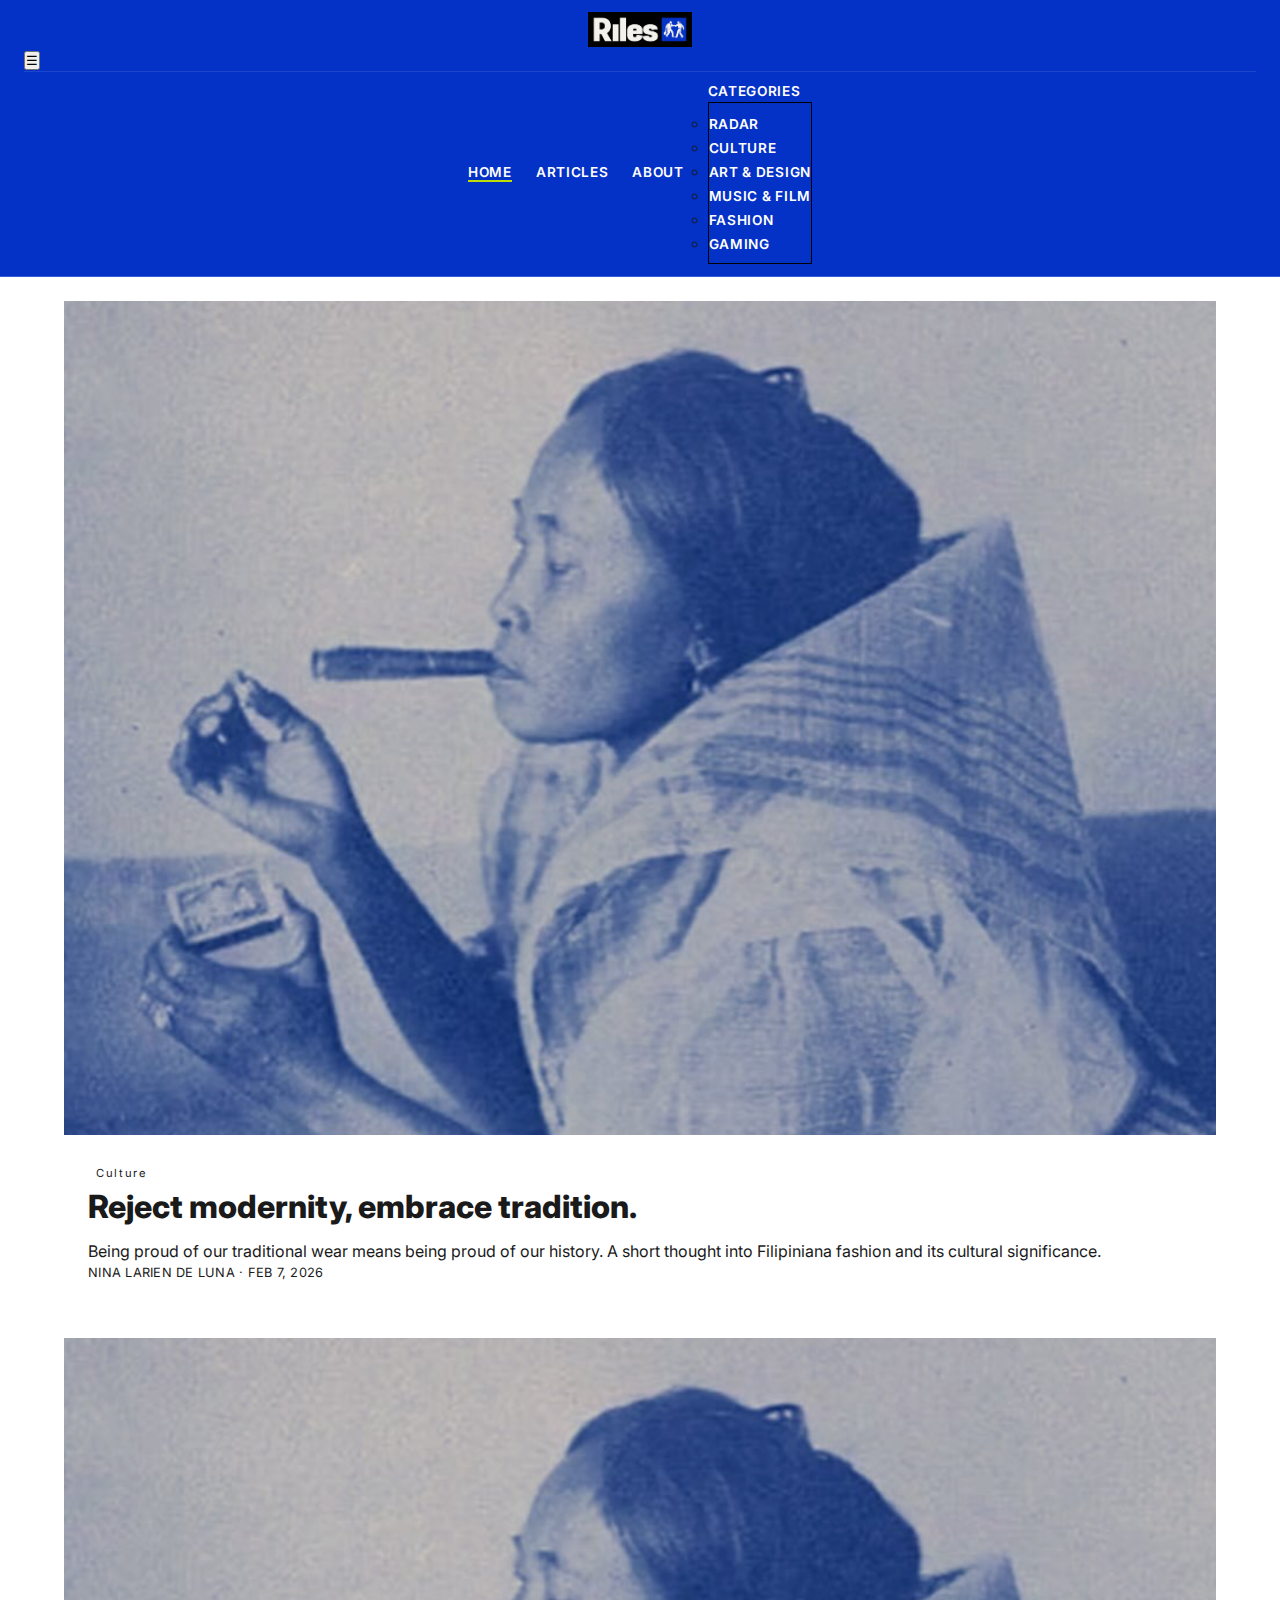
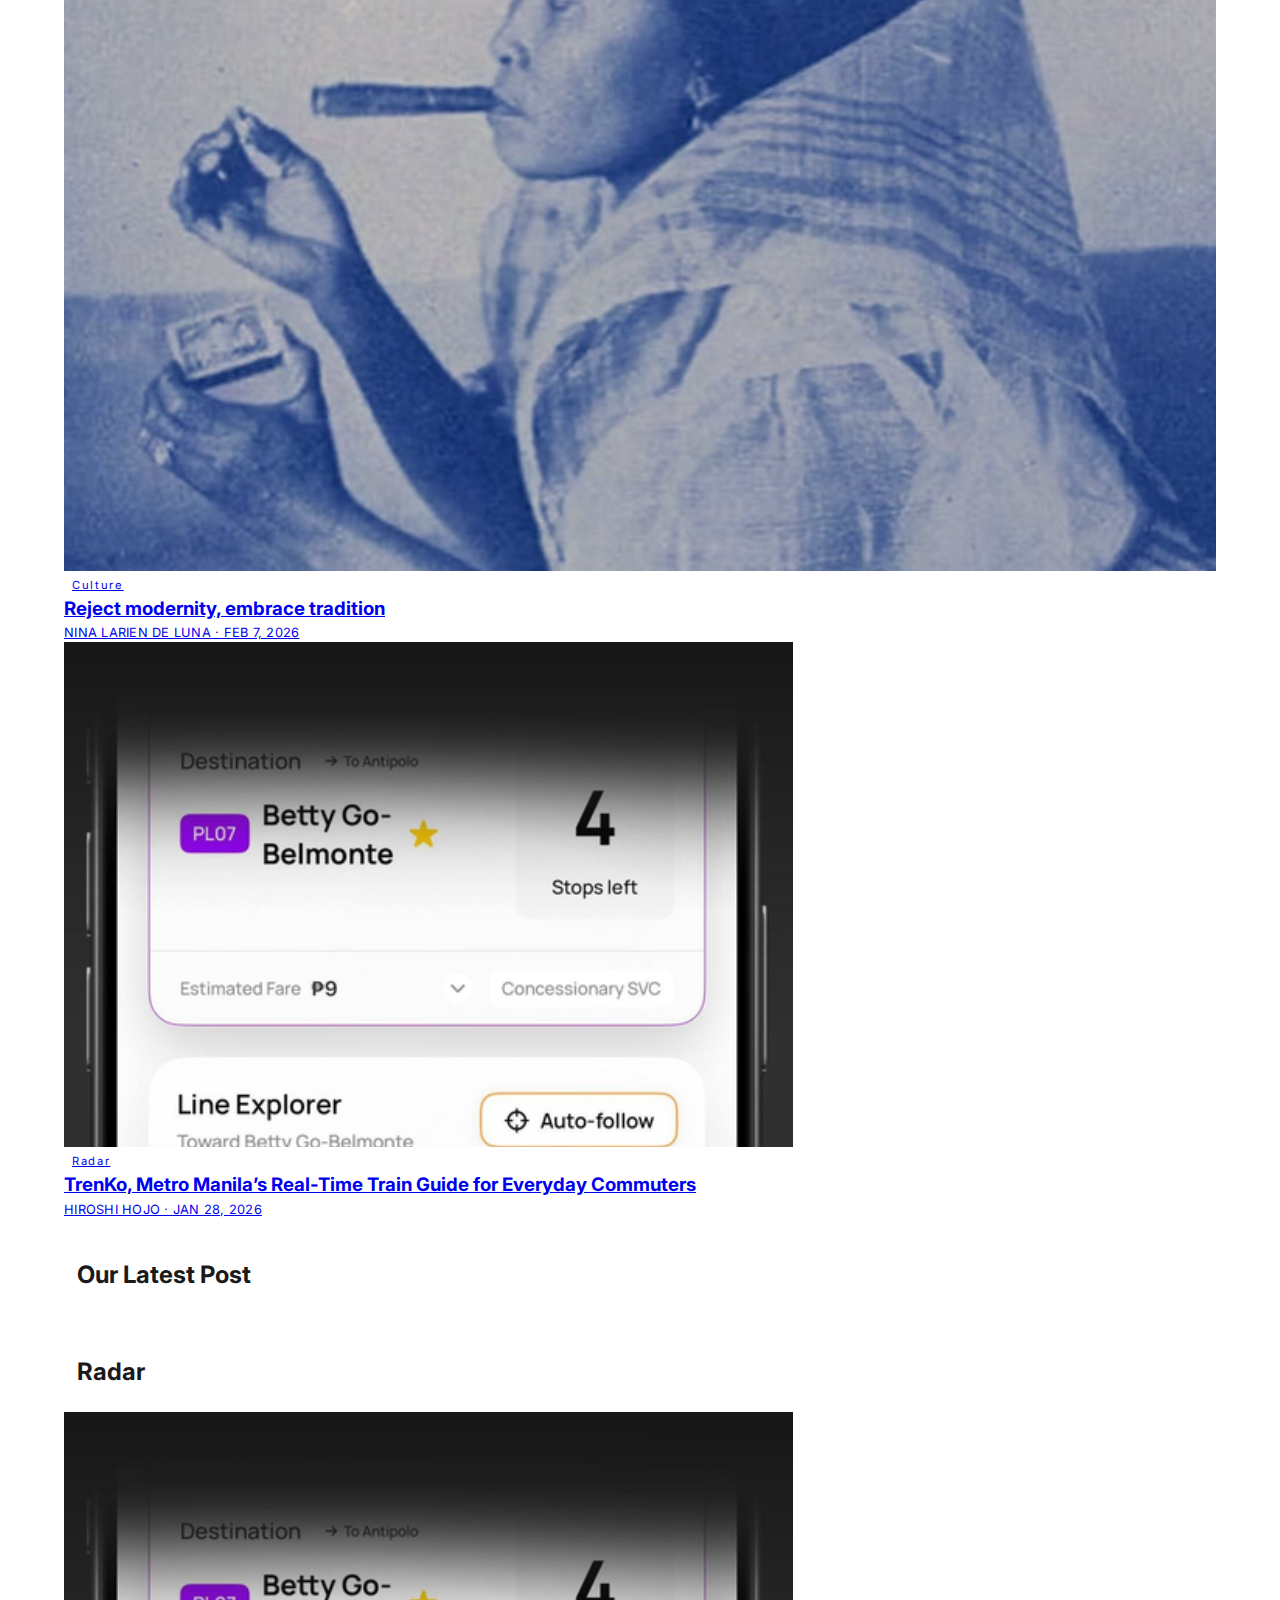
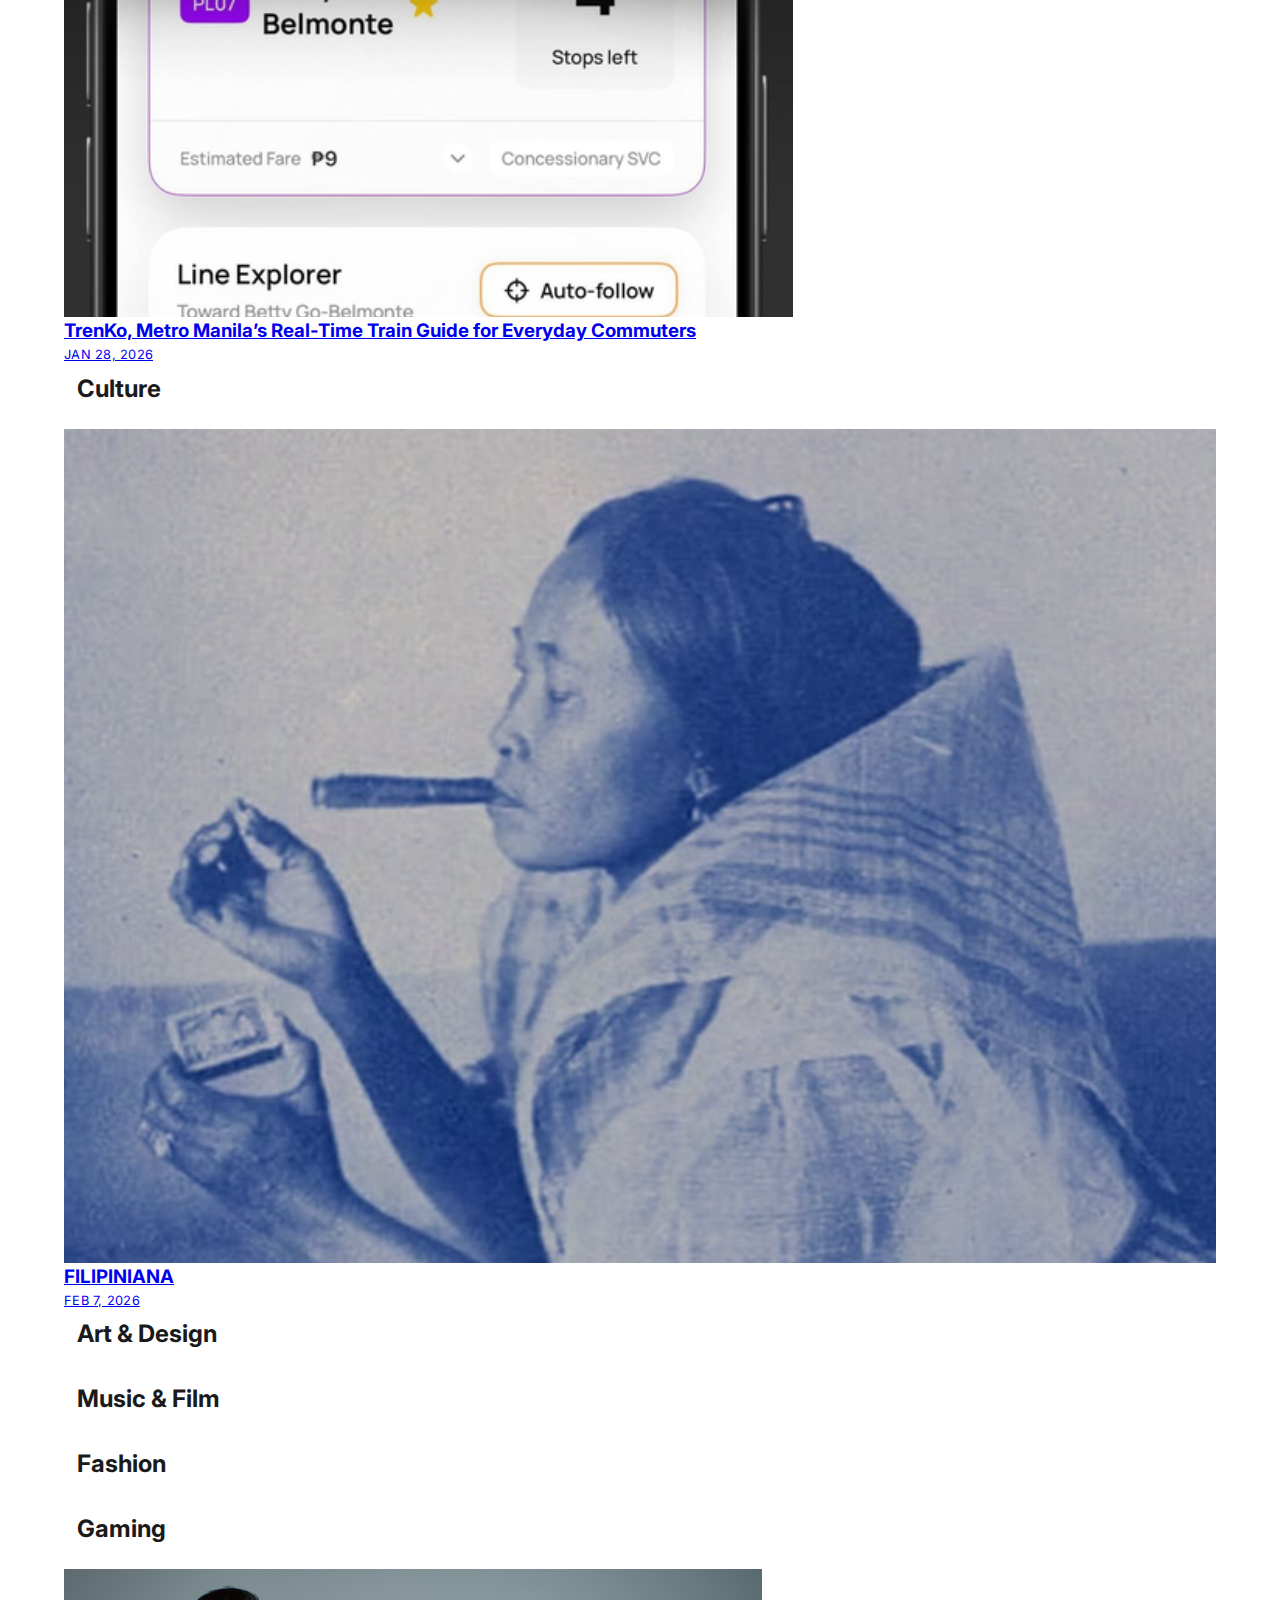
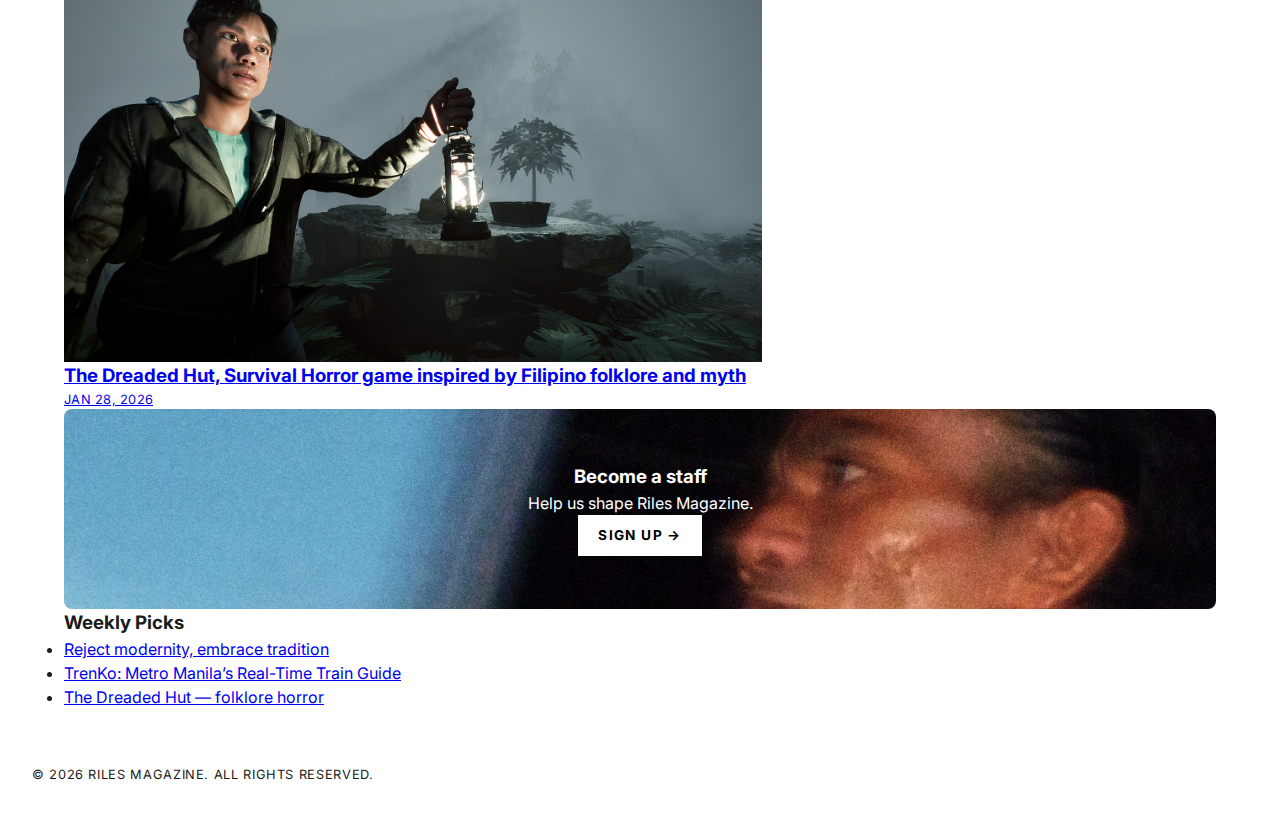
<file: index.html>
<!DOCTYPE html>
<html lang="en">
<head>
    <meta charset="UTF-8" />
    <meta name="viewport" content="width=device-width, initial-scale=1.0" />
    <title>Riles Magazine</title>
    <link rel="icon" type="image/x-icon" href="RILESCOMBIMARK.ico">
    <link rel="shortcut icon" type="image/x-icon" href="RILESCOMBIMARK.ico">
    <link rel="stylesheet" href="styles.css" />
    <link rel="preconnect" href="https://fonts.googleapis.com">
    <link rel="preconnect" href="https://fonts.gstatic.com" crossorigin>
    <link href="https://fonts.googleapis.com/css2?family=Inter:opsz,wght@14..32,400;14..32,500;14..32,600;14..32,700&display=swap" rel="stylesheet">
</head>
<body>

<header class="main-header">
    <div class="logo">
        <a href="index.html">
            <img src="RILESWORDMARK.png" alt="Riles" class="logo-image">
        </a>
    </div>
    <button class="menu-toggle" aria-label="Toggle menu">☰</button>
    <nav class="navbar">
        <ul class="nav-menu">
            <li><a href="index.html" class="active">Home</a></li>
            <li><a href="#">Articles</a></li>
            <li><a href="https://jyanafaelynn9.my.canva.site/riles-about-us">About</a></li>
            <li class="dropdown">
                <a href="#">Categories</a>
                <ul class="dropdown-menu">
                    <li><a href="index.html#radar">Radar</a></li>
                    <li><a href="index.html#culture">Culture</a></li>
                    <li><a href="index.html#art-design">Art & Design</a></li>
                    <li><a href="index.html#music-film">Music & Film</a></li>
                    <li><a href="index.html#fashion">Fashion</a></li>
                    <li><a href="index.html#gaming">Gaming</a></li>
                </ul>
            </li>
        </ul>
    </nav>
</header>

<main class="content-wrapper">
    <!-- LEFT MAIN COLUMN -->
    <section class="featured-grid">
        <!-- Primary Featured Post -->
        <article class="featured-post primary">
            <img src="IMAGES/CULTURE/LARIENFEB7.png" alt="An Illocano woman in traditional Filipiniana">
            <div class="featured-content">
                <span class="category-tag">Culture</span>
                <h2>Reject modernity, embrace tradition.</h2>
                <p class="excerpt">Being proud of our traditional wear means being proud of our history. A short thought into Filipiniana fashion and its cultural significance.</p>
                <p class="meta">Nina Larien De Luna · Feb 7, 2026</p>
            </div>
        </article>

        <!-- Secondary Featured Posts Grid -->
        <div class="secondary-grid">
            <a href="article-filipiniana.html" class="featured-post secondary">
                <img src="IMAGES/CULTURE/LARIENFEB7.png" alt="FILIPINANA">
                <div class="featured-content">
                    <span class="category-tag">Culture</span>
                    <h3>Reject modernity, embrace tradition</h3>
                    <p class="meta">Nina Larien De Luna · Feb 7, 2026</p>
                </div>
            </a>
            
            <a href="article-TrenKo.html" class="featured-post secondary">
                <img src="IMAGES\RADAR\HOJOJAN28.png" alt="TrenKo's in-app UI">
                <div class="featured-content">
                    <span class="category-tag">Radar</span>
                    <h3>TrenKo, Metro Manila’s Real-Time Train Guide for Everyday Commuters</h3>
                    <p class="meta">Hiroshi Hojo · Jan 28, 2026</p>
                </div>
            </a>
        </div>

        <!-- INSTAGRAM EMBED SECTION -->
        <section class="instagram-section">
            <h2 class="section-title">Our Latest Post</h2>
            <div class="instagram-embed-container">
                <!-- Replace with your actual Instagram embed code -->
                <blockquote class="instagram-media" data-instgrm-permalink="https://www.instagram.com/p/DVAbQfDkTkv/?img_index=1" data-instgrm-version="14"></blockquote>
                <script async src="//www.instagram.com/embed.js"></script>
            </div>
        </section>
        
        <!-- CATEGORIES GRID - 3 COLUMNS, 2 ROWS -->
        <div class="categories-grid">
            <!-- RADAR -->
            <section class="category-section" id="radar">
                <h2 class="section-title">Radar</h2>
                <div class="category-grid">
                    <a href="article-TrenKo.html" class="category-post">
                        <img src="IMAGES\RADAR\HOJOJAN28.png" alt="TrenKo's in-app UI">
                        <h3>TrenKo, Metro Manila’s Real-Time Train Guide for Everyday Commuters</h3>
                        <p class="meta">Jan 28, 2026</p>
                    </a>
                </div>
            </section>
            
            <!-- CULTURE -->
            <section class="category-section" id="culture">
                <h2 class="section-title">Culture</h2>
                <div class="category-grid">
                    <a href="article-filipiniana.html" class="category-post">
                        <img src="IMAGES/CULTURE/LARIENFEB7.png" alt="Filpiniana">
                        <h3>FILIPINIANA</h3>
                        <p class="meta">Feb 7, 2026</p>
                    </a>
                </div>
            </section>
            
            <!-- ART & DESIGN -->
            <section class="category-section" id="art-design">
                <h2 class="section-title">Art & Design</h2>
                <div class="category-grid">
                    <!-- empty for now -->
                </div>
            </section>
            
            <!-- MUSIC & FILM -->
            <section class="category-section" id="music-film">
                <h2 class="section-title">Music & Film</h2>
                <div class="category-grid"></div>
            </section>
            
            <!-- FASHION -->
            <section class="category-section" id="fashion">
                <h2 class="section-title">Fashion</h2>
                <div class="category-grid"></div>
            </section>
            
            <!-- GAMING -->
            <section class="category-section" id="gaming">
                <h2 class="section-title">Gaming</h2>
                <div class="category-grid">
                    <a href="article-dreadedhut.html" class="category-post">
                        <img src="IMAGES\GAMING\HOJOJAN29.png" alt="in game screenshot">
                        <h3>The Dreaded Hut, Survival Horror game inspired by Filipino folklore and myth</h3>
                        <p class="meta">Jan 28, 2026</p>
                    </a>
                </div>
            </section>
        </div>
    </section>

    <!-- RIGHT SIDEBAR (with the NEW SIGN-UP BOX) -->
    <aside class="sidebar">
        <!-- your existing empty widget (you had a commented categories) 
             but we replace with the callout as first widget -->
        <div class="sidebar-widget team-signup-widget" style="background-image: url('TEAM-WIDGET-BG.jpg'); background-size: cover; background-position: center; padding: 20px; min-height: 200px; display: flex; flex-direction: column; justify-content: center; align-items: center; border-radius: 8px;">
            <h3 style="color: white; margin-top: 0; text-align: center;">Become a staff</h3>
            <p style="color: white; text-align: center;">Help us shape Riles Magazine.</p>
            <a href="https://forms.gle/YVAgXaLf1zY8Mfwx8" class="signup-button" style="background: white; color: black; padding: 10px 20px; text-decoration: none; border-radius: 4px; display: inline-block; font-weight: bold;">SIGN UP →</a>
        </div>

        <!-- Weekly Picks (original) -->
        <div class="sidebar-widget">
            <h3>Weekly Picks</h3>
            <ul class="category-list">
                <li><a href="article-filipiniana.html">Reject modernity, embrace tradition</a></li>
                <li><a href="article-TrenKo.html">TrenKo: Metro Manila’s Real-Time Train Guide</a></li>
                <li><a href="article-dreadedhut.html">The Dreaded Hut — folklore horror</a></li>
            </ul>
        </div>
    </aside>
</main>

<footer class="site-footer">
    <p>© 2026 Riles Magazine. All rights reserved.</p>
</footer>

<script src="script.js"></script> 
</body>
</html>
</file>
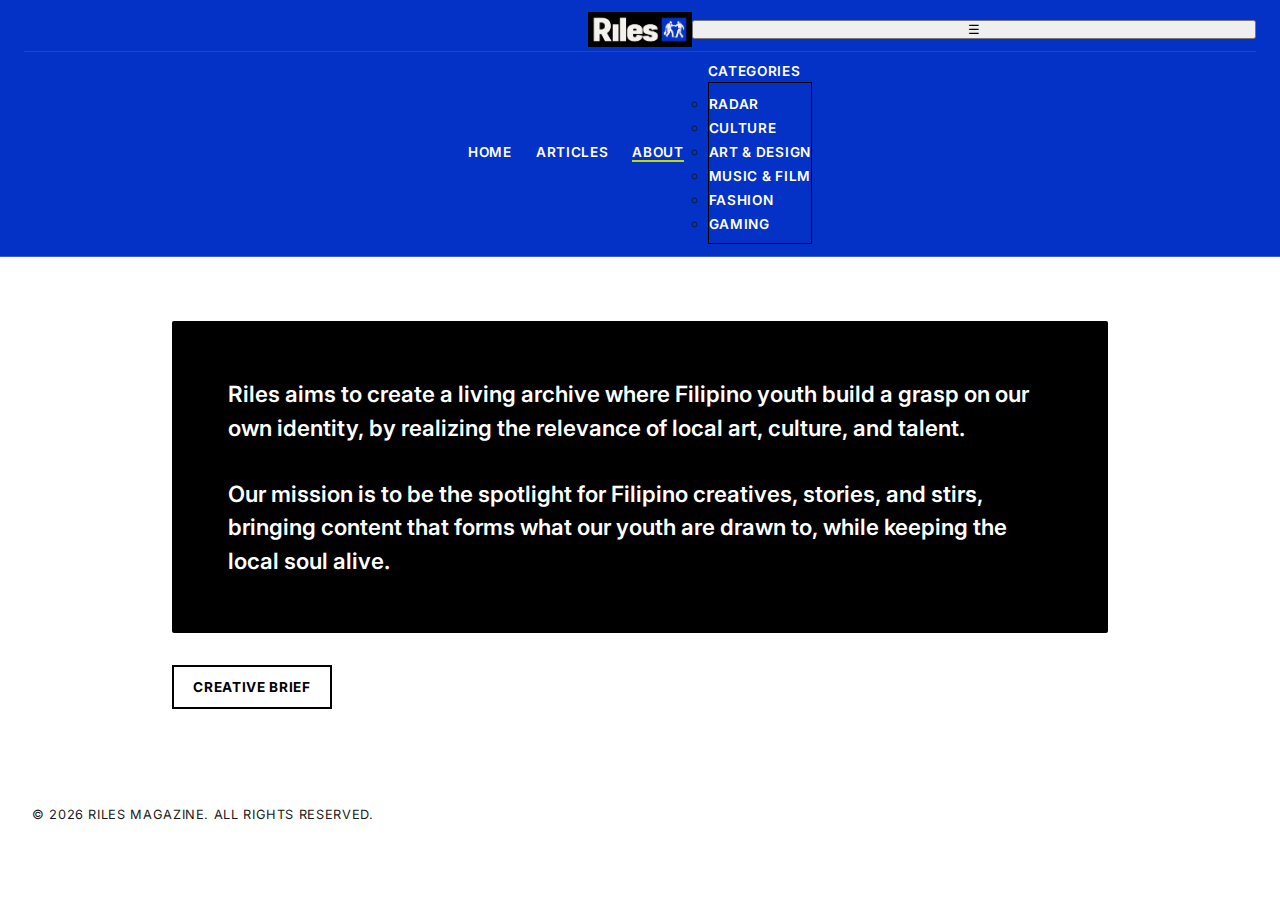
<file: about.html>
<!DOCTYPE html>
<html lang="en">
<head>
    <meta charset="UTF-8" />
    <meta name="viewport" content="width=device-width, initial-scale=1.0" />
    <title>About – Riles Magazine</title>
    <link rel="icon" type="image/x-icon" href="RILESCOMBIMARK.ico" />
    <link rel="shortcut icon" type="image/x-icon" href="RILESCOMBIMARK.ico" />
    <link rel="stylesheet" href="styles.css" />
    <link rel="preconnect" href="https://fonts.googleapis.com" />
    <link rel="preconnect" href="https://fonts.gstatic.com" crossorigin />
    <link href="https://fonts.googleapis.com/css2?family=Inter:opsz,wght@14..32,400;14..32,500;14..32,600;14..32,700&display=swap" rel="stylesheet" />
    <style>
        /* Base Grid Layout */
        .about-grid {
            max-width: 1000px; /* Narrower for better readability like the reference */
            margin: 4rem auto;
            padding: 0 2rem;
        }

        /* The Black Mission Box (Yokogao Style) */
        .style-block {
            background: #000; /* Solid black background */
            color: #fff; /* White text */
            padding: 3.5rem;
            margin-bottom: 2rem;
            border-radius: 2px;
        }

        .mission-text {
            font-size: 1.4rem; /* Larger, impactful text */
            font-weight: 600;
            line-height: 1.5;
            margin-bottom: 2rem;
            color: #fff !important;
        }

        .mission-text:last-of-type {
            margin-bottom: 0;
        }

        /* The Link Box (Contributors Style) */
        .link-box-container {
            margin-top: 2rem;
        }

        .about-btn {
            display: inline-block;
            border: 2px solid #000; /* Black border box */
            padding: 0.6rem 1.2rem;
            color: #000;
            text-decoration: none;
            font-weight: 700;
            font-size: 0.85rem;
            letter-spacing: 0.05em;
            text-transform: uppercase; /* Uppercase like 'CONTRIBUTORS' */
            transition: all 0.2s ease;
        }

        .about-btn:hover {
            background: #000;
            color: #fff;
        }

        /* Mobile Responsiveness */
        @media (max-width: 800px) {
            .style-block {
                padding: 2rem;
            }
            .mission-text {
                font-size: 1.2rem;
            }
        }
    </style>
</head>
<body>

<header class="main-header">
    <div class="header-top">
        <div class="header-left"></div> <!-- spacer -->
        <div class="logo">
            <a href="index.html">
                <img src="RILESWORDMARK.png" alt="Riles" class="logo-image">
            </a>
        </div>
        <button class="menu-toggle" aria-label="Toggle menu">☰</button>
    </div>
    
    <nav class="navbar">
        <ul class="nav-menu">
            <li><a href="index.html">Home</a></li>
            <li><a href="#">Articles</a></li>
            <li><a href="about.html" class="active">About</a></li>  <!-- active state -->
            <li class="dropdown">
                <a href="#">Categories</a>
                <ul class="dropdown-menu">
                    <li><a href="index.html#radar">Radar</a></li>
                    <li><a href="index.html#culture">Culture</a></li>
                    <li><a href="index.html#art-design">Art & Design</a></li>
                    <li><a href="index.html#music-film">Music & Film</a></li>
                    <li><a href="index.html#fashion">Fashion</a></li>
                    <li><a href="index.html#gaming">Gaming</a></li>
                </ul>
            </li>
        </ul>
    </nav>
</header>

<!-- about page hero – inspired by yokogao structure but with Riles colours -->
<div class="about-grid">
    <div class="about-text">
        <div class="style-block">
            <p class="mission-text">
                Riles aims to create a living archive where Filipino youth build a grasp on our own identity, 
                by realizing the relevance of local art, culture, and talent.
            </p>
            <p class="mission-text">
                Our mission is to be the spotlight for Filipino creatives, stories, and stirs, bringing content 
                that forms what our youth are drawn to, while keeping the local soul alive.
            </p>
        </div>

        <div class="link-box-container">
            <a href="https://jyanafaelynn9.my.canva.site/riles-about-us" target="_blank" class="about-btn">
                CREATIVE BRIEF
            </a>
        </div>
    </div>
</div>


<footer class="site-footer">
    <p>© 2026 Riles Magazine. All rights reserved.</p>
</footer>

<script src="script.js"></script>
</body>
</html>
</file>
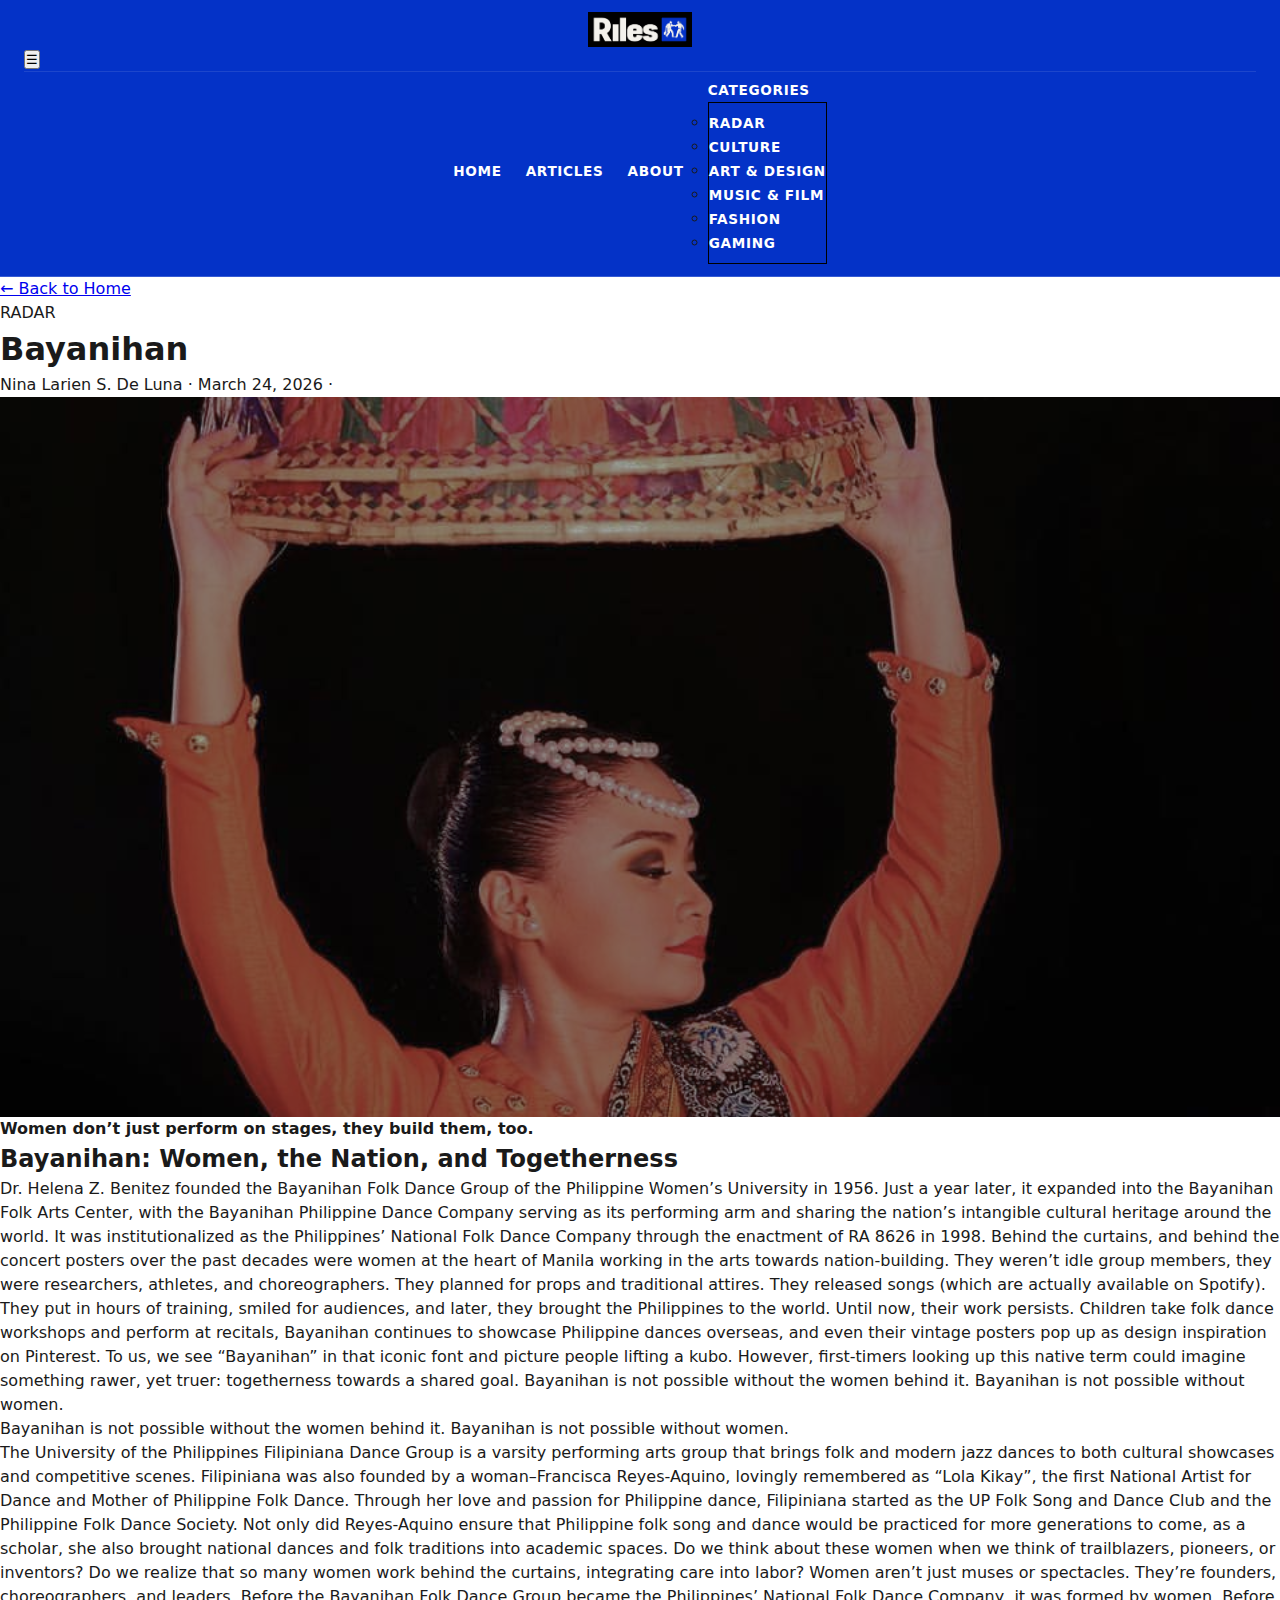
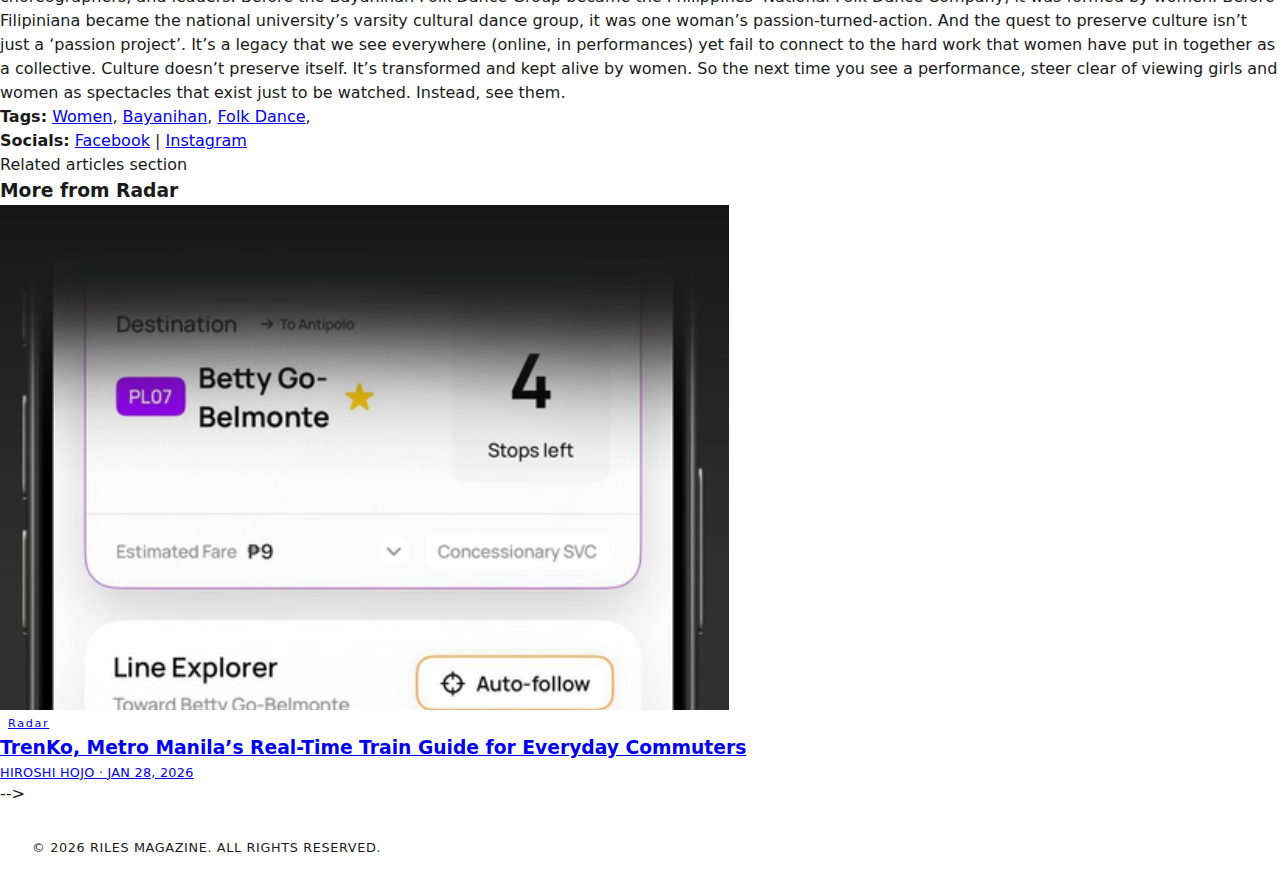
<file: article-bayanihan.html>
<!DOCTYPE html>
<html lang="en">
<head>
    <meta charset="UTF-8" />
    <meta name="viewport" content="width=device-width, initial-scale=1.0" />
    <title>Bayanihan: Women, the Nation, and Togetherness · Riles Magazine</title>
    <link rel="icon" type="image/png" href="RILESCOMBIMARK.PNG">
    <link rel="shortcut icon" type="image/png" href="RILESCOMBIMARK.PNG">
    <link rel="stylesheet" href="styles.css" />
</head>
<body>

<header class="main-header">
    <div class="logo">
        <a href="index.html">
            <img src="RILESWORDMARK.png" alt="Riles" class="logo-image">
        </a>
    </div>
    <button class="menu-toggle" aria-label="Toggle menu">☰</button>
    <nav class="navbar">
        <ul class="nav-menu">
            <li><a href="index.html">Home</a></li>
            <li><a href="#">Articles</a></li>
            <li><a href="https://jyanafaelynn9.my.canva.site/riles-about-us">About</a></li>
            <li class="dropdown">
                <a href="#">Categories</a>
                <ul class="dropdown-menu">
                    <li><a href="index.html#radar">Radar</a></li>
                    <li><a href="index.html#culture">Culture</a></li>
                    <li><a href="index.html#art-design">Art & Design</a></li>
                    <li><a href="index.html#music-film">Music & Film</a></li>
                    <li><a href="index.html#fashion">Fashion</a></li>
                    <li><a href="index.html#gaming">Gaming</a></li>
                </ul>
            </li>
        </ul>
    </nav>
</header>

<main class="article-main">
    <a href="index.html" class="back-to-home">← Back to Home</a>
    
    <article class="full-article">
        <header class="article-header">
            <span class="article-category">RADAR</span>
            <h1>Bayanihan</h1>
            <div class="article-meta">
                <span>Nina Larien S. De Luna</span>
                <span>·</span>
                <span>March 24, 2026</span>
                <span>·</span>
            </div>
        </header>
        
        <img src="IMAGES\RADAR\LARIENMAR24.png" alt="bayanihanphoto" class="article-hero-image">
        
        <div class="article-content">
            <p class="intro"><strong>Women don’t just perform on stages, they build them, too.</strong></p>
            
            <h2>Bayanihan: Women, the Nation, and Togetherness</h2>
            <P>Dr. Helena Z. Benitez founded the Bayanihan Folk Dance Group of the Philippine Women’s University in 1956. Just a year later, it expanded into the Bayanihan Folk Arts Center, with the Bayanihan Philippine Dance Company serving as its performing arm and sharing the nation’s intangible cultural heritage around the world. It was institutionalized as the Philippines’ National Folk Dance Company through the enactment of RA 8626 in 1998.

                Behind the curtains, and behind the concert posters over the past decades were women at the heart of Manila working in the arts towards nation-building. They weren’t idle group members, they were researchers, athletes, and choreographers. They planned for props and traditional attires. They released songs (which are actually available on Spotify). They put in hours of training, smiled for audiences, and later, they brought the Philippines to the world.
                
                Until now, their work persists. Children take folk dance workshops and perform at recitals, Bayanihan continues to showcase Philippine dances overseas, and even their vintage posters pop up as design inspiration on Pinterest. To us, we see “Bayanihan” in that iconic font and picture people lifting a kubo. However, first-timers looking up this native term could imagine something rawer, yet truer: togetherness towards a shared goal.
                
                Bayanihan is not possible without the women behind it.
                Bayanihan is not possible without women.
            </P>
            <blockquote>
                Bayanihan is not possible without the women behind it.
                Bayanihan is not possible without women.
            </blockquote>
            <p>
                The University of the Philippines Filipiniana Dance Group is a varsity performing arts group that brings folk and modern jazz dances to both cultural showcases and competitive scenes. Filipiniana was also founded by a woman–Francisca Reyes-Aquino, lovingly remembered as “Lola Kikay”, the first National Artist for Dance and Mother of Philippine Folk Dance. Through her love and passion for Philippine dance, Filipiniana started as the UP Folk Song and Dance Club and the Philippine Folk Dance Society. Not only did Reyes-Aquino ensure that Philippine folk song and dance would be practiced for more generations to come, as a scholar, she also brought national dances and folk traditions into academic spaces. 
                
                Do we think about these women when we think of trailblazers, pioneers, or inventors? Do we realize that so many women work behind the curtains, integrating care into labor?
                
                Women aren’t just muses or spectacles. They’re founders, choreographers, and leaders. Before the Bayanihan Folk Dance Group became the Philippines’ National Folk Dance Company, it was formed by women. Before Filipiniana became the national university’s varsity cultural dance group, it was one woman’s passion-turned-action. And the quest to preserve culture isn’t just a ‘passion project’. It’s a legacy that we see everywhere (online, in performances) yet fail to connect to the hard work that women have put in together as a collective. Culture doesn’t preserve itself. It’s transformed and kept alive by women.
                
                So the next time you see a performance, steer clear of viewing girls and women as spectacles that exist just to be watched. Instead, see them. 
            </p>
            

        
        <footer class="article-footer">
            <p><strong>Tags:</strong> 
                <a href="#">Women</a>, 
                <a href="#">Bayanihan</a>, 
                <a href="#">Folk Dance</a>, 
            </p>
            <p><strong>Socials:</strong>  
                <a href="#">Facebook</a> | 
                <a href="https://www.instagram.com/rilesmag/">Instagram</a>
            </p>
        </footer>
    </article>
    
     Related articles section
    <div class="related-articles">
        <h3>More from Radar</h3>
        <div class="related-grid">
            <a href="article-TrenKo.html" class="featured-post secondary">
                <img src="IMAGES\RADAR\HOJOJAN28.png" alt="TrenKo's in-app UI">
                <div class="featured-content">
                    <span class="category-tag">Radar</span>
                    <h3>TrenKo, Metro Manila’s Real-Time Train Guide for Everyday Commuters</h3>
                    <p class="meta">Hiroshi Hojo · Jan 28, 2026</p>
                </div>
            </a>
        </div>
    </div>
    -->
</main>

<footer class="site-footer">
    <p>© 2026 Riles Magazine. All rights reserved.</p>
</footer>

<script>
    // Mobile menu toggle
    document.querySelector('.menu-toggle').addEventListener('click', function() {
        document.querySelector('.navbar').classList.toggle('active');
    });
</script>
</body>
</html>
</file>
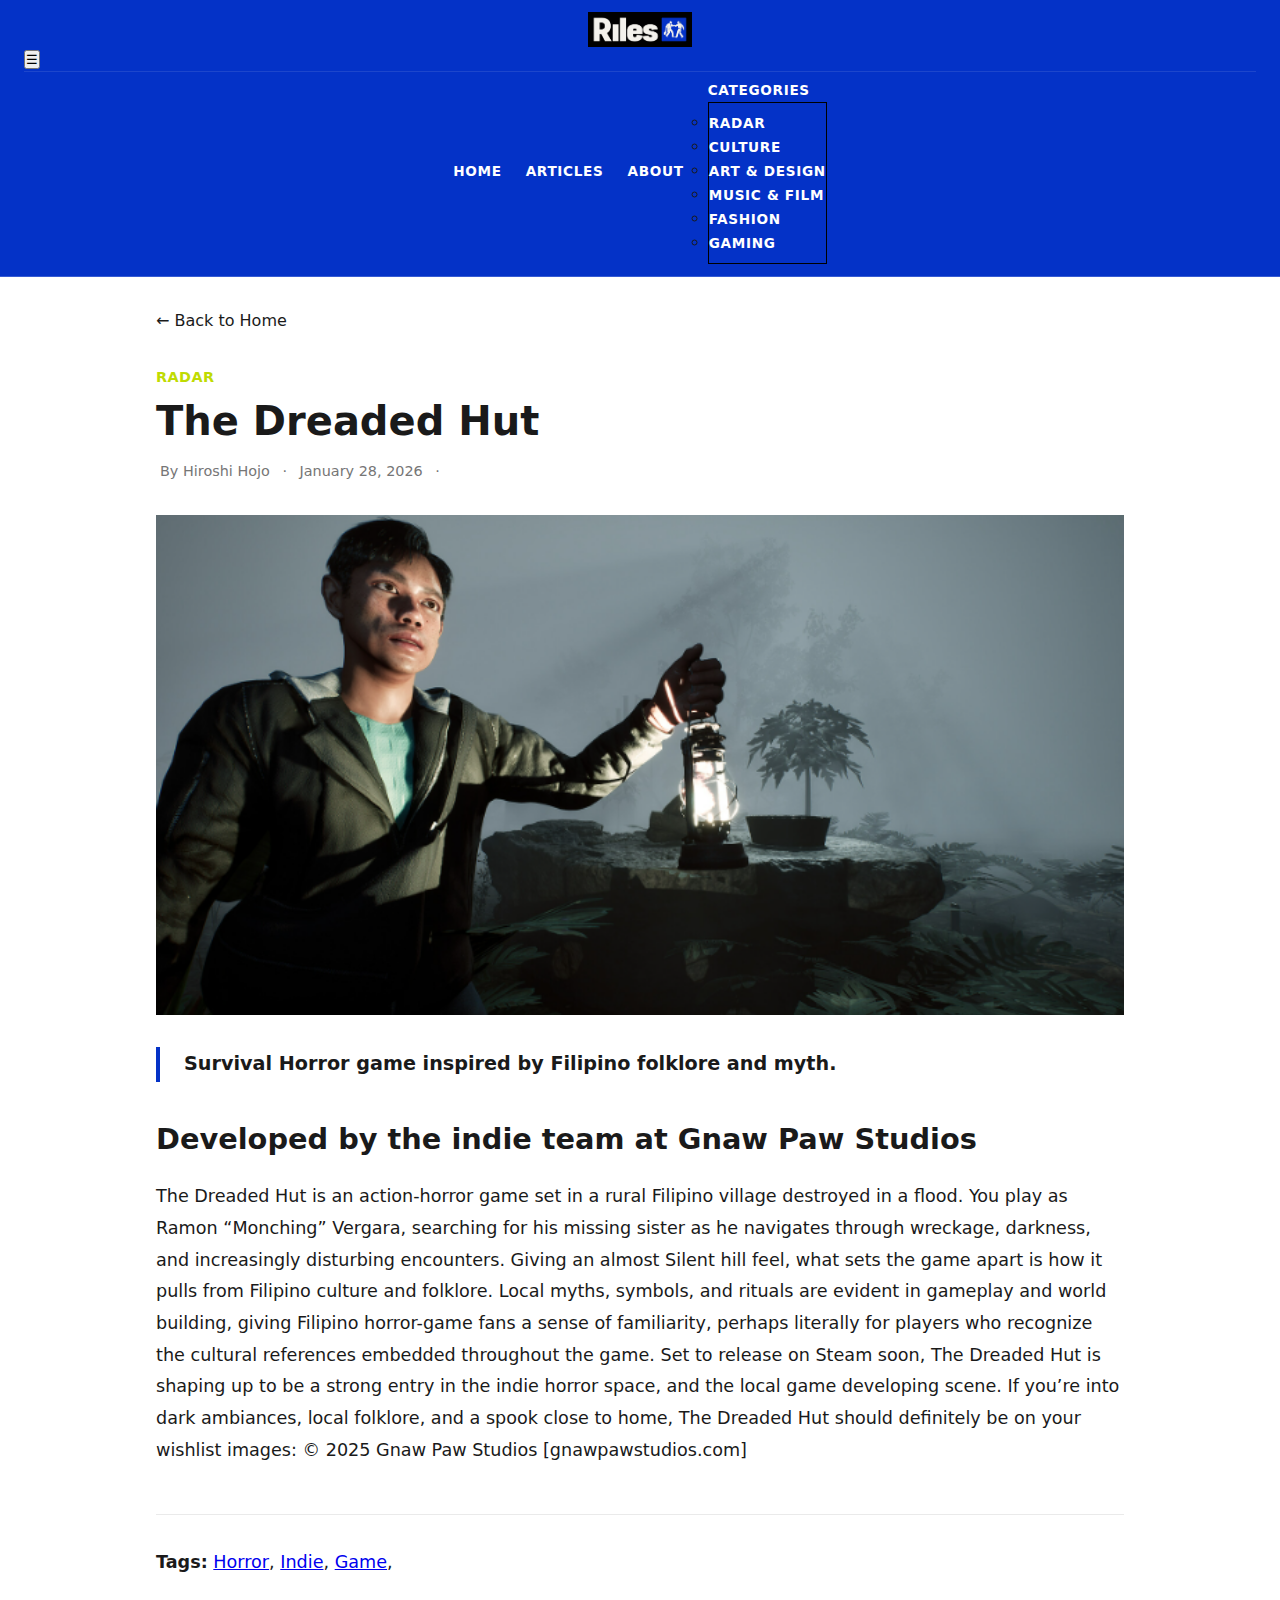
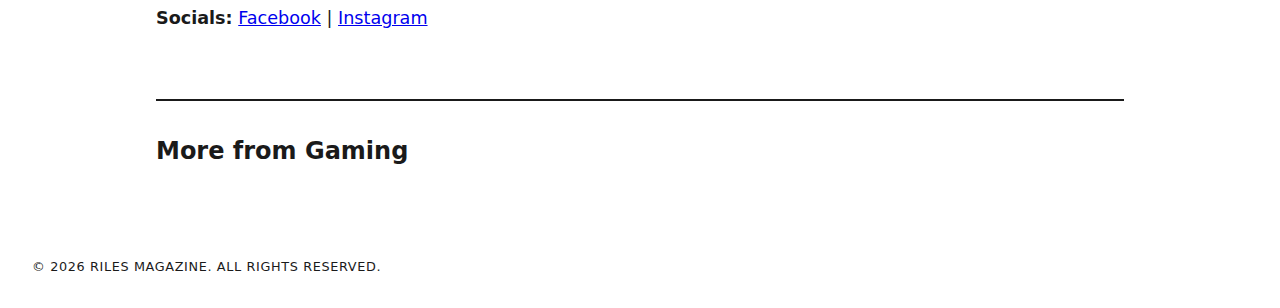
<file: article-dreadedhut.html>
<!DOCTYPE html>
<html lang="en">
<head>
    <meta charset="UTF-8" />
    <meta name="viewport" content="width=device-width, initial-scale=1.0" />
    <title>The Dreaded Hut · Riles Magazine</title>
    <link rel="icon" type="image/png" href="RILESCOMBIMARK.PNG">
    <link rel="shortcut icon" type="image/png" href="RILESCOMBIMARK.PNG">
    <link rel="stylesheet" href="styles.css" />
    <style>
        /* Article-specific styles */
        .article-main {
            max-width: 1000px;
            margin: 0 auto;
            padding: 2rem 1rem;
        }
        
        .back-to-home {
            display: inline-block;
            margin-bottom: 2rem;
            color: #1a1a1a;
            text-decoration: none;
            font-weight: 500;
        }
        
        .back-to-home:hover {
            color: #0432c7;
        }
        
        .full-article {
            background: #fff;
        }
        
        .article-header {
            margin-bottom: 2rem;
            text-align: left;
        }
        
        .article-header h1 {
            font-size: 2.5rem;
            line-height: 1.2;
            margin: 0.5rem 0 1rem;
            font-weight: 600;
        }
        
        .article-category {
            display: inline-block;
            color: #bfdb02;
            text-transform: uppercase;
            letter-spacing: 0.03em;
            font-weight: 600;
            font-size: 0.9rem;
        }
        
        .article-meta {
            color: #767676;
            font-size: 0.9rem;
            margin-bottom: 1rem;
        }
        
        .article-meta span {
            margin: 0 0.25rem;
        }
        
        .article-hero-image {
            width: 100%;
            height: auto;
            max-height: 500px;
            object-fit: cover;
            border-radius: 8px;
            margin-bottom: 2rem;
        }
        
        .article-content {
            font-size: 1.1rem;
            line-height: 1.8;
        }
        
        .article-content .intro {
            font-size: 1.2rem;
            border-left: 4px solid #0432c7;
            padding-left: 1.5rem;
            margin-bottom: 2rem;
        }
        
        .article-content h2 {
            font-size: 1.8rem;
            margin: 2rem 0 1rem;
            font-weight: 600;
        }
        
        .article-content h3 {
            font-size: 1.4rem;
            margin: 1.5rem 0 1rem;
            font-weight: 600;
        }
        
        .article-content p {
            margin-bottom: 1.5rem;
        }
        
        .article-content blockquote {
            border-left: 4px solid #0432c7;
            padding-left: 1.5rem;
            margin: 2rem 0;
            font-style: italic;
            color: #4a4a4a;
            font-size: 1.2rem;
        }
        
        .article-footer {
            margin-top: 3rem;
            padding-top: 2rem;
            border-top: 1px solid #eaeaea;
        }
        
        .related-articles {
            margin-top: 4rem;
            padding-top: 2rem;
            border-top: 2px solid #1a1a1a;
        }
        
        .related-articles h3 {
            font-size: 1.5rem;
            margin-bottom: 1.5rem;
        }
        
        .related-grid {
            display: grid;
            grid-template-columns: repeat(3, 1fr);
            gap: 1.5rem;
        }
        
        .related-article {
            text-decoration: none;
            color: inherit;
            display: block;
        }
        
        .related-article:hover h4 {
            color: #ffffff;
        }
        
        .related-article img {
            width: 100%;
            aspect-ratio: 16/9;
            object-fit: cover;
            border-radius: 4px;
            margin-bottom: 0.5rem;
        }
        
        .related-article h4 {
            font-size: 1rem;
            margin: 0.5rem 0 0.25rem;
            transition: color 0.2s;
        }
        
        @media (max-width: 768px) {
            .article-header h1 {
                font-size: 2rem;
            }
            
            .related-grid {
                grid-template-columns: 1fr;
            }
            
            .article-main {
                padding: 1rem;
            }
        }
    </style>
</head>
<body>

<header class="main-header">
    <div class="logo">
        <a href="index.html">
            <img src="RILESWORDMARK.png" alt="Riles" class="logo-image">
        </a>
    </div>
    <button class="menu-toggle" aria-label="Toggle menu">☰</button>
    <nav class="navbar">
        <ul class="nav-menu">
            <li><a href="index.html">Home</a></li>
            <li><a href="#">Articles</a></li>
            <li><a href="https://jyanafaelynn9.my.canva.site/riles-about-us">About</a></li>
            <li class="dropdown">
                <a href="#">Categories</a>
                <ul class="dropdown-menu">
                    <li><a href="index.html#radar">Radar</a></li>
                    <li><a href="index.html#culture">Culture</a></li>
                    <li><a href="index.html#art-design">Art & Design</a></li>
                    <li><a href="index.html#music-film">Music & Film</a></li>
                    <li><a href="index.html#fashion">Fashion</a></li>
                    <li><a href="index.html#gaming">Gaming</a></li>
                </ul>
            </li>
        </ul>
    </nav>
</header>

<main class="article-main">
    <a href="index.html" class="back-to-home">← Back to Home</a>
    
    <article class="full-article">
        <header class="article-header">
            <span class="article-category">Radar</span>
            <h1>The Dreaded Hut</h1>
            <div class="article-meta">
                <span>By Hiroshi Hojo</span>
                <span>·</span>
                <span>January 28, 2026</span>
                <span>·</span>
            </div>
        </header>
        
        <img src="IMAGES\GAMING\HOJOJAN29.png" alt="in game screenshot" class="article-hero-image">
        
        <div class="article-content">
            <p class="intro"><strong>Survival Horror game inspired by Filipino folklore and myth.</strong></p>
            
            <h2>Developed by the indie team at Gnaw Paw Studios</h2>
            <p>The Dreaded Hut is an action-horror game set in a rural Filipino village destroyed in a flood. You play as Ramon “Monching” Vergara, searching for his missing sister as he navigates through wreckage, darkness, and increasingly disturbing encounters.

                Giving an almost Silent hill feel, what sets the game apart is how it pulls from Filipino culture and folklore. Local myths, symbols, and rituals are evident in gameplay and world building, giving Filipino horror-game fans a sense of familiarity, perhaps literally for players who recognize the cultural references embedded throughout the game.
                
                Set to release on Steam soon, The Dreaded Hut is shaping up to be a strong entry in the indie horror space, and the local game developing scene. If you’re into dark ambiances, local folklore, and a spook close to home, The Dreaded Hut should definitely be on your wishlist
                
                images: © 2025 Gnaw Paw Studios [gnawpawstudios.com]</P>
    
        
        <footer class="article-footer">
            <p><strong>Tags:</strong> 
                <a href="#">Horror</a>, 
                <a href="#">Indie</a>, 
                <a href="#">Game</a>, 
            </p>
            <p><strong>Socials:</strong>  
                <a href="#">Facebook</a> | 
                <a href="https://www.instagram.com/rilesmag/">Instagram</a>
            </p>
        </footer>
    </article>
    
    <!-- Related articles section -->
    <div class="related-articles">
        <h3>More from Gaming</h3>
        <div class="related-grid">
            <!-- <a href="article-tokyo-ga.html" class="related-article">
                <img src="https://picsum.photos/300/200?random=tokyo" alt="Tokyo 1980s">
                <h4>Tokyo‑Ga - The Contrast of Japan in the 80s</h4>
                <span class="meta">Feb 18, 2026</span>
            </a> -->
        </div>
    </div>
</main>

<footer class="site-footer">
    <p>© 2026 Riles Magazine. All rights reserved.</p>
</footer>

<script>
    // Mobile menu toggle
    document.querySelector('.menu-toggle').addEventListener('click', function() {
        document.querySelector('.navbar').classList.toggle('active');
    });
</script>
</body>
</html>
</file>
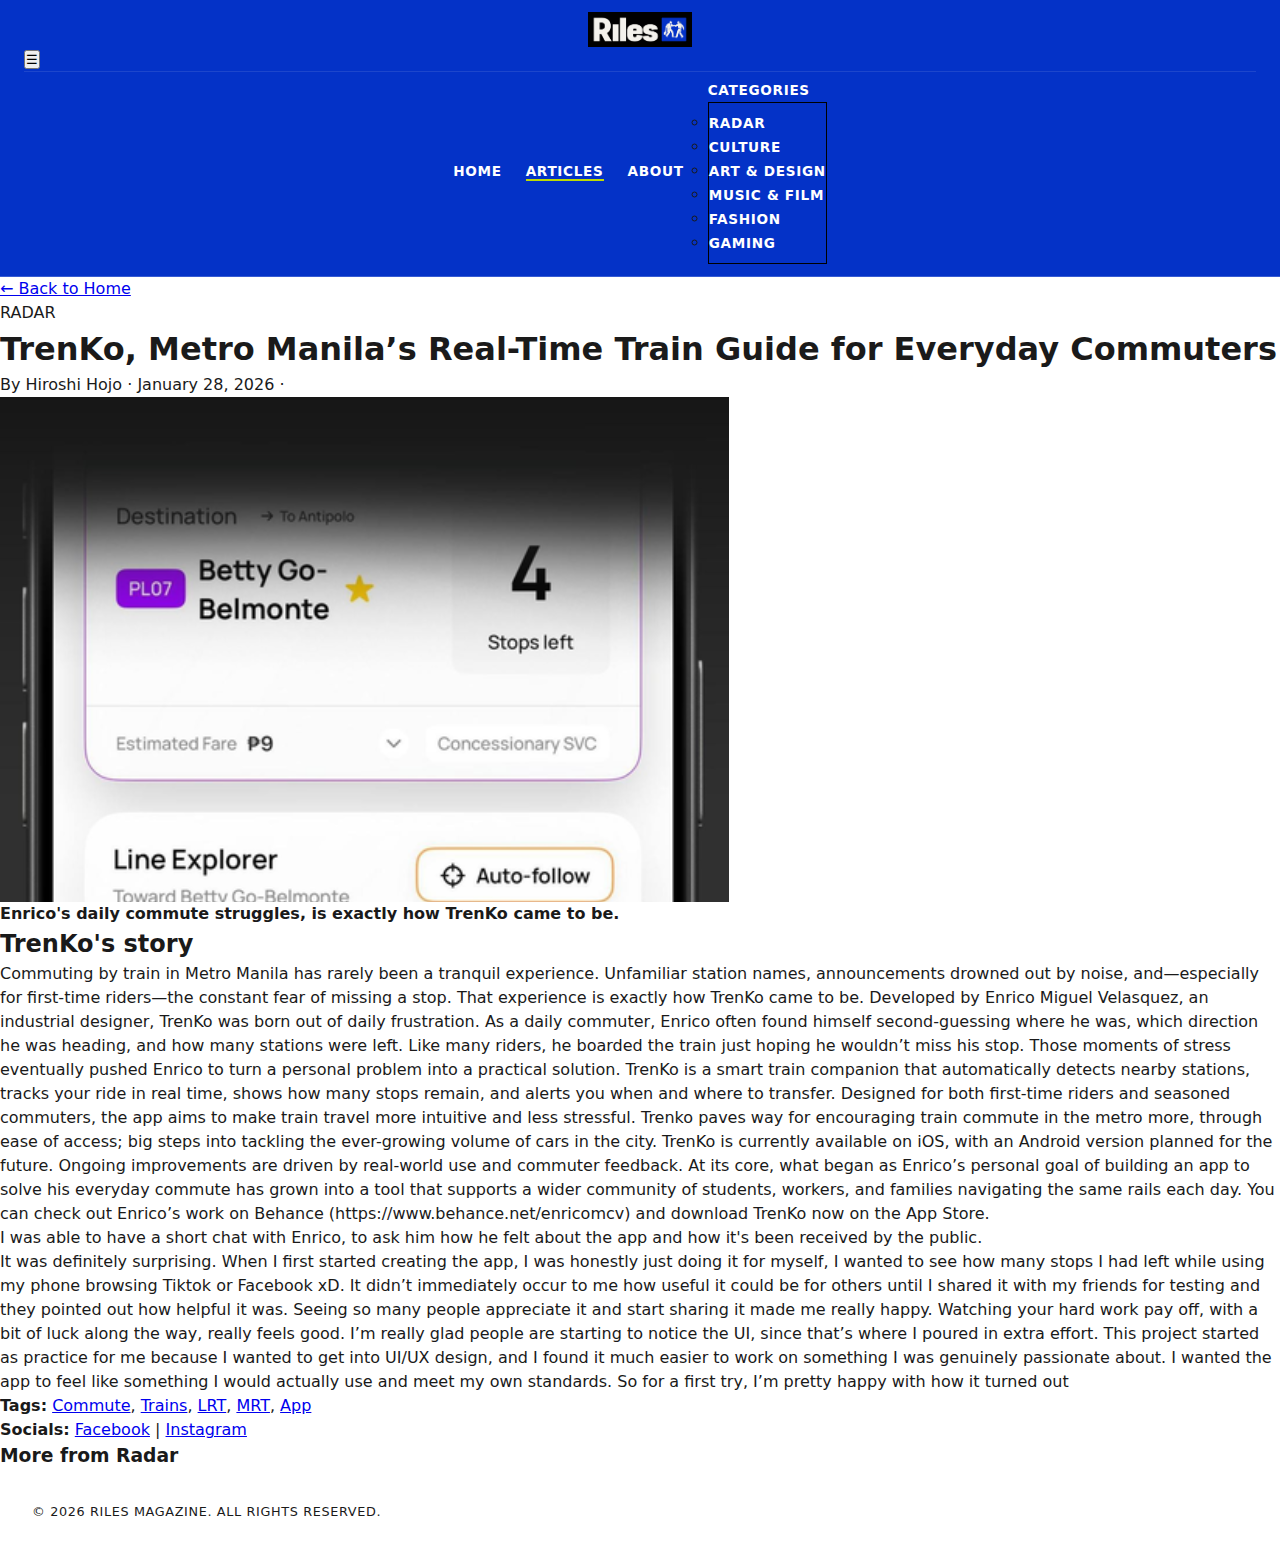
<file: article-TrenKo.html>
<!DOCTYPE html>
<html lang="en">
<head>
    <meta charset="UTF-8" />
    <meta name="viewport" content="width=device-width, initial-scale=1.0" />
    <title>TrenKo · Riles Magazine</title>
    <link rel="icon" type="image/png" href="RILESCOMBIMARK.PNG">
    <link rel="shortcut icon" type="image/png" href="RILESCOMBIMARK.PNG">
    <link rel="stylesheet" href="styles.css" />
</head>
<body>

<header class="main-header">
    <div class="logo">
        <a href="index.html">
            <img src="RILESWORDMARK.png" alt="Riles" class="logo-image">
        </a>
    </div>
    <button class="menu-toggle" aria-label="Toggle menu">☰</button>
    <nav class="navbar">
        <ul class="nav-menu">
            <li><a href="index.html">Home</a></li>
            <li><a href="articles.html" class="active">Articles</a></li>
            <li><a href="https://jyanafaelynn9.my.canva.site/riles-about-us">About</a></li>
            <li class="dropdown">
                <a href="#">Categories</a>
                <ul class="dropdown-menu">
                    <li><a href="index.html#radar">Radar</a></li>
                    <li><a href="index.html#culture">Culture</a></li>
                    <li><a href="index.html#art-design">Art & Design</a></li>
                    <li><a href="index.html#music-film">Music & Film</a></li>
                    <li><a href="index.html#fashion">Fashion</a></li>
                    <li><a href="index.html#gaming">Gaming</a></li>
                </ul>
            </li>
        </ul>
    </nav>
</header>

<main class="article-main">
    <a href="index.html" class="back-to-home">← Back to Home</a>
    
    <article class="full-article">
        <header class="article-header">
            <span class="article-category">RADAR</span>
            <h1>TrenKo, Metro Manila’s Real-Time Train Guide for Everyday Commuters</h1>
            <div class="article-meta">
                <span>By Hiroshi Hojo</span>
                <span>·</span>
                <span>January 28, 2026</span>
                <span>·</span>
            </div>
        </header>
        
        <img src="IMAGES\RADAR\HOJOJAN28.png" alt="TrenKo's in-app UI" class="article-hero-image">
        
        <div class="article-content">
            <p class="intro"><strong>Enrico's daily commute struggles, is exactly how TrenKo came to be.</strong></p>
            
            <h2>TrenKo's story</h2>
            <p>Commuting by train in Metro Manila has rarely been a tranquil experience. Unfamiliar station names, announcements drowned out by noise, and—especially for first-time riders—the constant fear of missing a stop. That experience is exactly how TrenKo came to be. Developed by Enrico Miguel Velasquez, an industrial designer, TrenKo was born out of daily frustration. As a daily commuter, Enrico often found himself second-guessing where he was, which direction he was heading, and how many stations were left. Like many riders, he boarded the train just hoping he wouldn’t miss his stop. Those moments of stress eventually pushed Enrico to turn a personal problem into a practical solution. TrenKo is a smart train companion that automatically detects nearby stations, tracks your ride in real time, shows how many stops remain, and alerts you when and where to transfer. Designed for both first-time riders and seasoned commuters, the app aims to make train travel more intuitive and less stressful. Trenko paves way for encouraging train commute in the metro more, through ease of access; big steps into tackling the ever-growing volume of cars in the city. TrenKo is currently available on iOS, with an Android version planned for the future. Ongoing improvements are driven by real-world use and commuter feedback. At its core, what began as Enrico’s personal goal of building an app to solve his everyday commute has grown into a tool that supports a wider community of students, workers, and families navigating the same rails each day. You can check out Enrico’s work on Behance (https://www.behance.net/enricomcv) and download TrenKo now on the App Store.</p>
            <P>I was able to have a short chat with Enrico, to ask him how he felt about the app and how it's been received by the public.</P>
            <blockquote>
                It was definitely surprising. When I first started creating the app, I was honestly just doing it for myself,  I wanted to see how many stops I had left while using my phone browsing Tiktok or Facebook xD. It didn’t immediately occur to me how useful it could be for others until I shared it with my friends for testing and they pointed out how helpful it was. Seeing so many people appreciate it and start sharing it made me really happy. Watching your hard work pay off, with a bit of luck along the way, really feels good.
                I’m really glad people are starting to notice the UI, since that’s where I poured in extra effort. This project started as practice for me because I wanted to get into UI/UX design, and I found it much easier to work on something I was genuinely passionate about. I wanted the app to feel like something I would actually use and meet my own standards. So for a first try, I’m pretty happy with how it turned out
            </blockquote>
            

        
        <footer class="article-footer">
            <p><strong>Tags:</strong> 
                <a href="#">Commute</a>, 
                <a href="#">Trains</a>, 
                <a href="#">LRT</a>, 
                <a href="#">MRT</a>,
                <a href="#">App</a>
            </p>
            <p><strong>Socials:</strong>  
                <a href="#">Facebook</a> | 
                <a href="https://www.instagram.com/rilesmag/">Instagram</a>
            </p>
        </footer>
    </article>
    
    <!-- Related articles section -->
    <div class="related-articles">
        <h3>More from Radar</h3>
        <div class="related-grid">
            <!-- <a href="article-tokyo-ga.html" class="related-article">
                <img src="https://picsum.photos/300/200?random=tokyo" alt="Tokyo 1980s">
                <h4>Tokyo‑Ga - The Contrast of Japan in the 80s</h4>
                <span class="meta">Feb 18, 2026</span>
            </a> -->
        </div>
    </div>
</main>

<footer class="site-footer">
    <p>© 2026 Riles Magazine. All rights reserved.</p>
</footer>

<script>
    // Mobile menu toggle
    document.querySelector('.menu-toggle').addEventListener('click', function() {
        document.querySelector('.navbar').classList.toggle('active');
    });
</script>
</body>
</html>
</file>
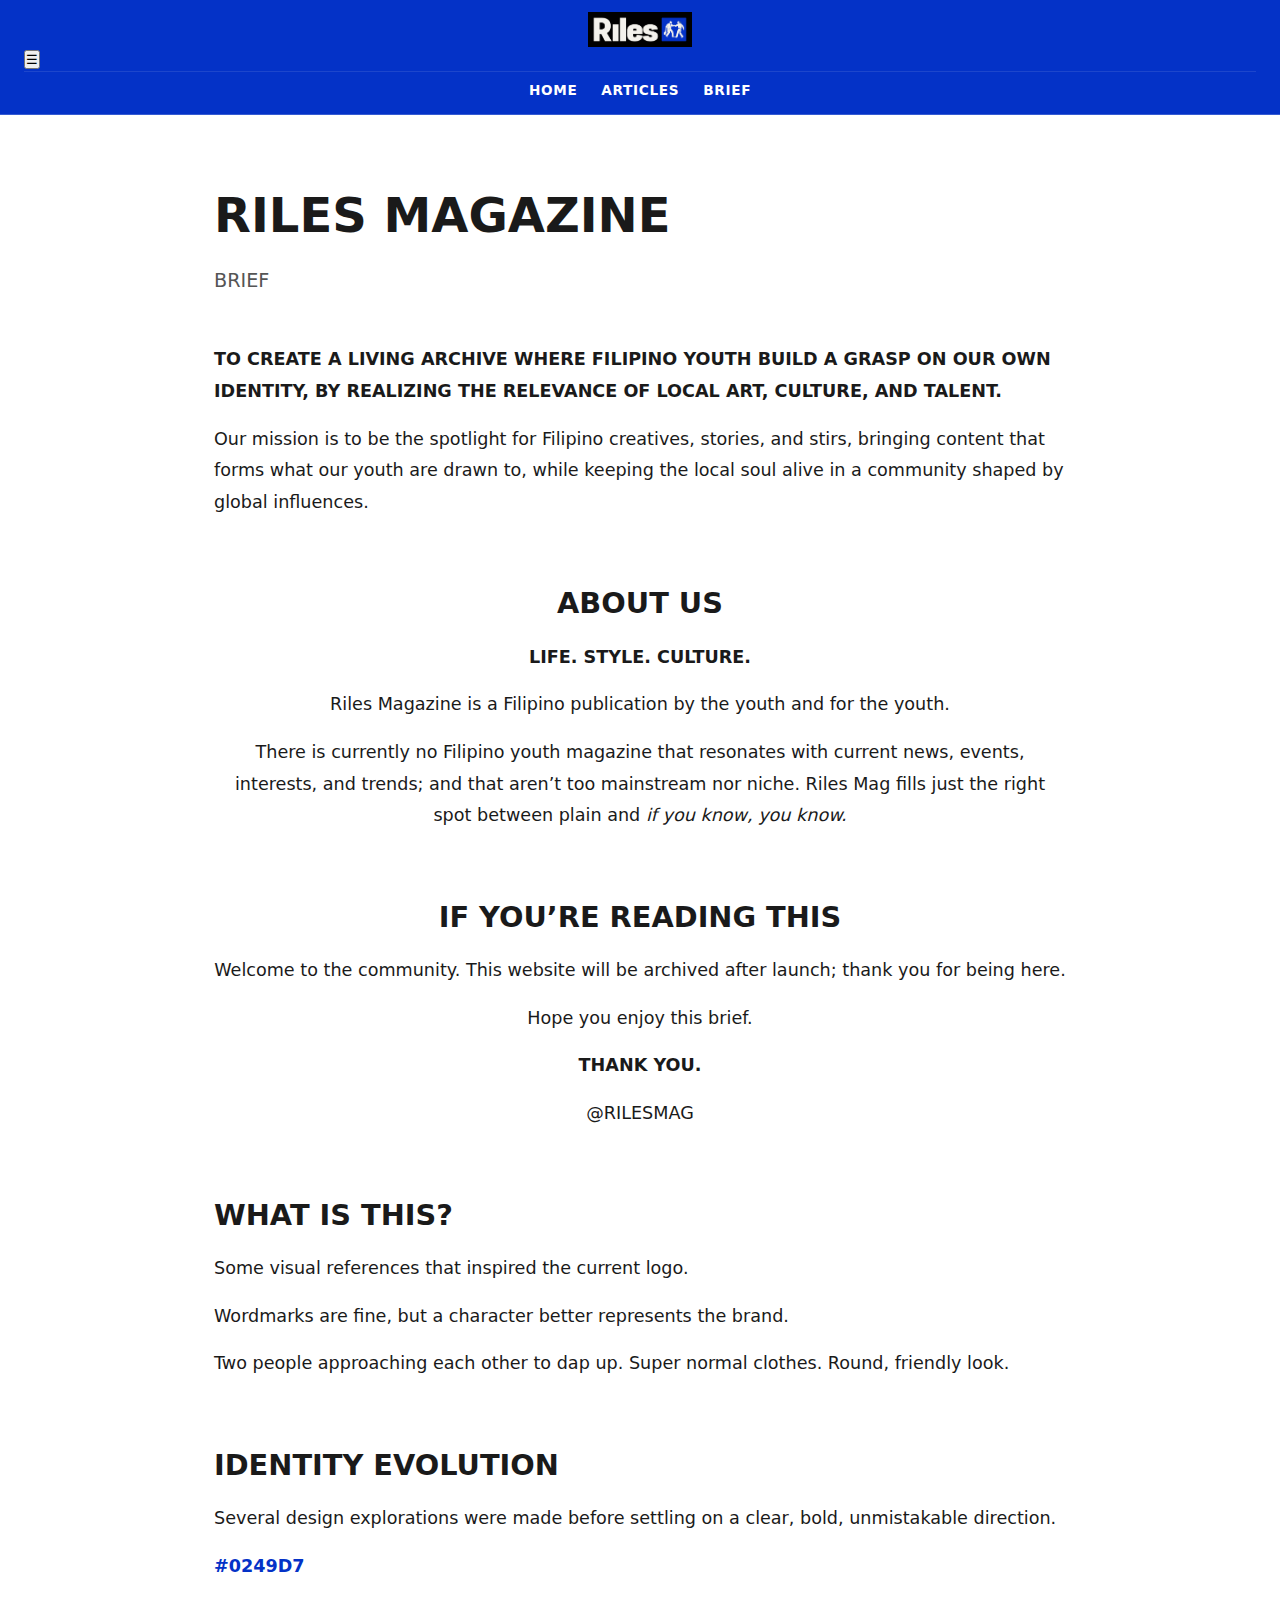
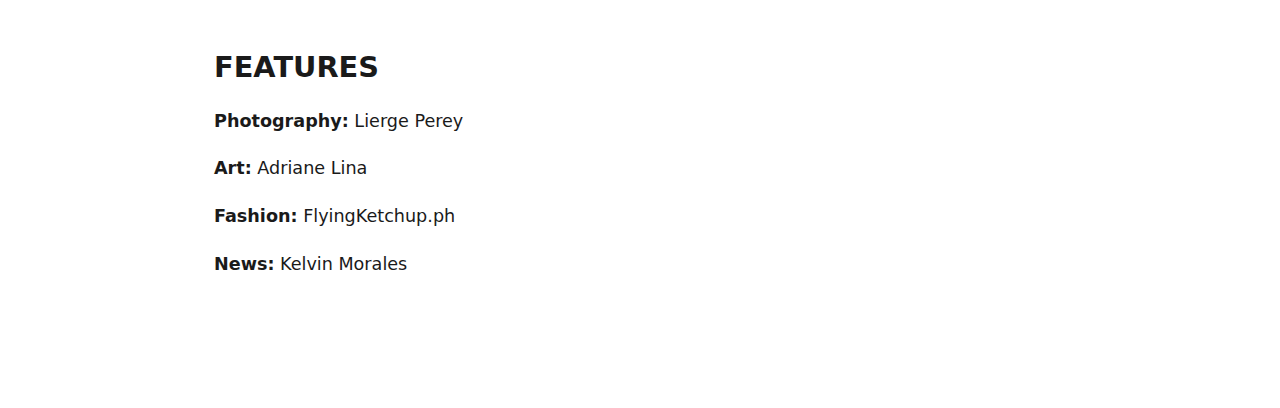
<file: brief.html>
<!DOCTYPE html>
<html lang="en">
<head>
<meta charset="UTF-8">
<meta name="viewport" content="width=device-width, initial-scale=1.0">
<title>Brief · Riles Magazine</title>
<link rel="stylesheet" href="styles.css">

<style>
/* BRIEF PAGE STYLES */

.brief-container {
    max-width: 900px;
    margin: 0 auto;
    padding: 4rem 1.5rem;
}

.brief-title {
    font-size: 3rem;
    font-weight: 700;
    margin-bottom: 1rem;
}

.brief-subtitle {
    font-size: 1.2rem;
    margin-bottom: 3rem;
    color: #555;
}

.brief-section {
    margin-bottom: 4rem;
}

.brief-section h2 {
    font-size: 1.8rem;
    margin-bottom: 1rem;
}

.brief-section p {
    font-size: 1.1rem;
    line-height: 1.8;
    margin-bottom: 1rem;
}

.highlight {
    font-weight: 600;
    font-size: 1.2rem;
}

.blue-accent {
    color: #0432c7;
    font-weight: 700;
}

.center-text {
    text-align: center;
}

.desktop-only {
    display: block;
}

.mobile-warning {
    display: none;
    text-align: center;
    padding: 4rem 1rem;
    font-size: 1.2rem;
}

/* MOBILE BLOCK */
@media (max-width: 768px) {
    .desktop-only {
        display: none;
    }

    .mobile-warning {
        display: block;
    }
}
</style>

</head>
<body>

<header class="main-header">
    <div class="logo">
        <a href="index.html">
            <img src="RILESWORDMARK.png" alt="Riles" class="logo-image">
        </a>
    </div>
    <button class="menu-toggle">☰</button>
    <nav class="navbar">
        <ul class="nav-menu">
            <li><a href="index.html">Home</a></li>
            <li><a href="#">Articles</a></li>
            <li><a href="brief.html">Brief</a></li>
        </ul>
    </nav>
</header>

<!-- MOBILE MESSAGE -->
<div class="mobile-warning">
    <h2>OPEN ON DESKTOP</h2>
    <p>This brief is designed for desktop viewing.</p>
</div>

<!-- DESKTOP CONTENT -->
<div class="desktop-only">
<div class="brief-container">

    <h1 class="brief-title">RILES MAGAZINE</h1>
    <p class="brief-subtitle">BRIEF</p>

    <div class="brief-section">
        <p class="highlight">
            TO CREATE A LIVING ARCHIVE WHERE FILIPINO YOUTH BUILD A GRASP ON OUR OWN IDENTITY,
            BY REALIZING THE RELEVANCE OF LOCAL ART, CULTURE, AND TALENT.
        </p>

        <p>
            Our mission is to be the spotlight for Filipino creatives, stories, and stirs,
            bringing content that forms what our youth are drawn to, while keeping the local
            soul alive in a community shaped by global influences.
        </p>
    </div>

    <div class="brief-section center-text">
        <h2>ABOUT US</h2>
        <p><strong>LIFE. STYLE. CULTURE.</strong></p>
        <p>
            Riles Magazine is a Filipino publication by the youth and for the youth.
        </p>
        <p>
            There is currently no Filipino youth magazine that resonates with current news,
            events, interests, and trends; and that aren’t too mainstream nor niche.
            Riles Mag fills just the right spot between plain and
            <em>if you know, you know.</em>
        </p>
    </div>

    <div class="brief-section center-text">
        <h2>IF YOU’RE READING THIS</h2>
        <p>
            Welcome to the community. This website will be archived after launch;
            thank you for being here.
        </p>
        <p>Hope you enjoy this brief.</p>
        <p><strong>THANK YOU.</strong></p>
        <p>@RILESMAG</p>
    </div>

    <div class="brief-section">
        <h2>WHAT IS THIS?</h2>
        <p>
            Some visual references that inspired the current logo.
        </p>
        <p>
            Wordmarks are fine, but a character better represents the brand.
        </p>
        <p>
            Two people approaching each other to dap up.
            Super normal clothes. Round, friendly look.
        </p>
    </div>

    <div class="brief-section">
        <h2>IDENTITY EVOLUTION</h2>
        <p>
            Several design explorations were made before settling on a clear, bold,
            unmistakable direction.
        </p>
        <p class="blue-accent">
            #0249D7
        </p>
    </div>

    <div class="brief-section">
        <h2>FEATURES</h2>
        <p><strong>Photography:</strong> Lierge Perey</p>
        <p><strong>Art:</strong> Adriane Lina</p>
        <p><strong>Fashion:</strong> FlyingKetchup.ph</p>
        <p><strong>News:</strong> Kelvin Morales</p>
    </div>

</div>
</div>

<script>
document.querySelector('.menu-toggle').addEventListener('click', function() {
    document.querySelector('.navbar').classList.toggle('active');
});
</script>

</body>
</html>
</file>
<file: styles.css>
/* ==========================================================================
   1. GLOBAL STYLES & VARIABLES
   ========================================================================== */
   * {
    box-sizing: border-box;
    margin: 0;
    padding: 0;
  }
  
  body {
    font-family: 'Inter', system-ui, -apple-system, sans-serif;
    color: #1a1a1a;
    line-height: 1.5; /* Sharper line height */
    background: #ffffff;
  }
  
  img {
    max-width: 100%;
    display: block;
    border-radius: 0 !important; /* Forces sharp corners on all images */
  }
  
  /* ==========================================================================
     2. HEADER & NAVIGATION
     ========================================================================== */
  .main-header {
    background: #0432c7;
    padding: 0.75rem 1.5rem; /* Tighter padding */
    border-bottom: 1px solid rgba(255,255,255,0.2);
    position: sticky;
    top: 0;
    z-index: 100;
  }
  
  .header-top {
    display: grid;
    grid-template-columns: 1fr auto 1fr;
    align-items: center;
    margin-bottom: 0.25rem;
  }
  
  .logo-image {
    height: 35px; /* Slightly smaller logo */
    width: auto;
    margin: 0 auto; 
  }
  
  .navbar {
    display: flex;
    justify-content: center;
    border-top: 1px solid rgba(255,255,255,0.1);
    padding: 0.4rem 0 0;
  }
  
  .nav-menu {
    list-style: none;
    display: flex;
    gap: 1.5rem; /* Tighter gap */
    align-items: center;
  }
  
  .nav-menu a {
    text-decoration: none;
    color: #ffffff;
    font-weight: 600; /* Bolder for impact */
    font-size: 0.85rem; /* Smaller, cleaner text */
    letter-spacing: 0.05em;
    text-transform: uppercase;
    transition: color 0.2s;
  }
  
  .nav-menu a.active {
    border-bottom: 2px solid #bfdb02;
  }
  
  .dropdown-menu {
    border-radius: 0; /* Sharp dropdowns */
    padding: 0.5rem 0;
    box-shadow: none; /* Neater look */
    border: 1px solid #000;
  }
  
  /* ==========================================================================
     3. MAIN CONTENT LAYOUT
     ========================================================================== */
  .content-wrapper {
    max-width: 1200px; /* Tighter container */
    margin: 1.5rem auto; /* Reduced margin */
    padding: 0 1.5rem;
  }
  
  .featured-grid {
    display: flex;
    flex-direction: column;
    gap: 2rem; /* Reduced gap between sections */
  }
  
  /* ==========================================================================
     4. ARTICLE CARDS
     ========================================================================== */
  
  .category-tag {
    font-size: 0.7rem;
    letter-spacing: 0.15em;
    padding: 0.2rem 0.5rem;
    border-radius: 0; /* Sharp tags */
    margin-bottom: 0.75rem;
  }
  
  .meta {
    font-size: 0.8rem;
    text-transform: uppercase;
    letter-spacing: 0.02em;
  }
  
  /* Primary Post */
  a.featured-post.primary {
    display: grid;
    grid-template-columns: 1fr 1fr;
    gap: 1.5rem; /* Tighter gap */
    border-radius: 0; /* Sharp corners */
    border: 1px solid #eee; /* Light frame for neatness */
  }
  
  .featured-post.primary .featured-content { 
      padding: 1.5rem; 
  }
  
  .featured-post h2 {
    font-size: 2rem; /* Sharper heading size */
    font-weight: 800;
    margin-bottom: 0.5rem;
  }
  
  /* Secondary & Category Grids */
  .secondary-grid, .categories-grid {
    gap: 1.5rem; /* Tighter grid spacing */
  }
  
  .featured-post.secondary img, .category-post img {
    border-radius: 0; /* Sharp corners */
  }
  
  /* ==========================================================================
     5. MEDIA & EMBEDS
     ========================================================================= */
  .section-title {
    font-size: 1.5rem;
    padding: 0.4rem 0.8rem;
    margin-bottom: 1rem;
  }
  
  .spotify-embed-container iframe {
    border-radius: 0; /* Sharp Spotify embed */
  }
  
  /* ==========================================================================
     6. ABOUT PAGE & BUTTONS
     ========================================================================== */
  .style-block {
    padding: 2.5rem;
    border-radius: 0; /* Sharp mission box */
  }
  
  .mission-text {
    font-size: 1.25rem;
    line-height: 1.4;
    margin-bottom: 1.5rem;
  }
  
  .about-btn, .signup-button {
    border-radius: 0 !important; /* Sharp buttons */
    padding: 0.75rem 1.5rem;
    font-size: 0.85rem;
    letter-spacing: 0.1em;
  }
  
  /* ==========================================================================
     7. FOOTER
     ========================================================================== */
  .site-footer {
    padding: 2rem;
    font-size: 0.8rem;
    letter-spacing: 0.05em;
    text-transform: uppercase;
  }
  
  /* ==========================================================================
     8. MEDIA QUERIES (RESPONSIVE)
     ========================================================================== */
  @media (max-width: 900px) {
    a.featured-post.primary { grid-template-columns: 1fr; }
    .featured-post.primary .featured-content { padding: 1.5rem 2rem; }
    .media-grid, .categories-grid { grid-template-columns: 1fr; }
  }
  
  @media (max-width: 768px) {
    .menu-toggle { display: block; }
    .navbar { display: none; }
    .navbar.active { display: block; }
    .nav-menu { flex-direction: column; }
    
    .featured-post.secondary, .category-post {
      flex-direction: row;
    }
    
    .featured-post.secondary img, .category-post img {
      width: 100px;
      height: 80px;
    }
  }
</file>
